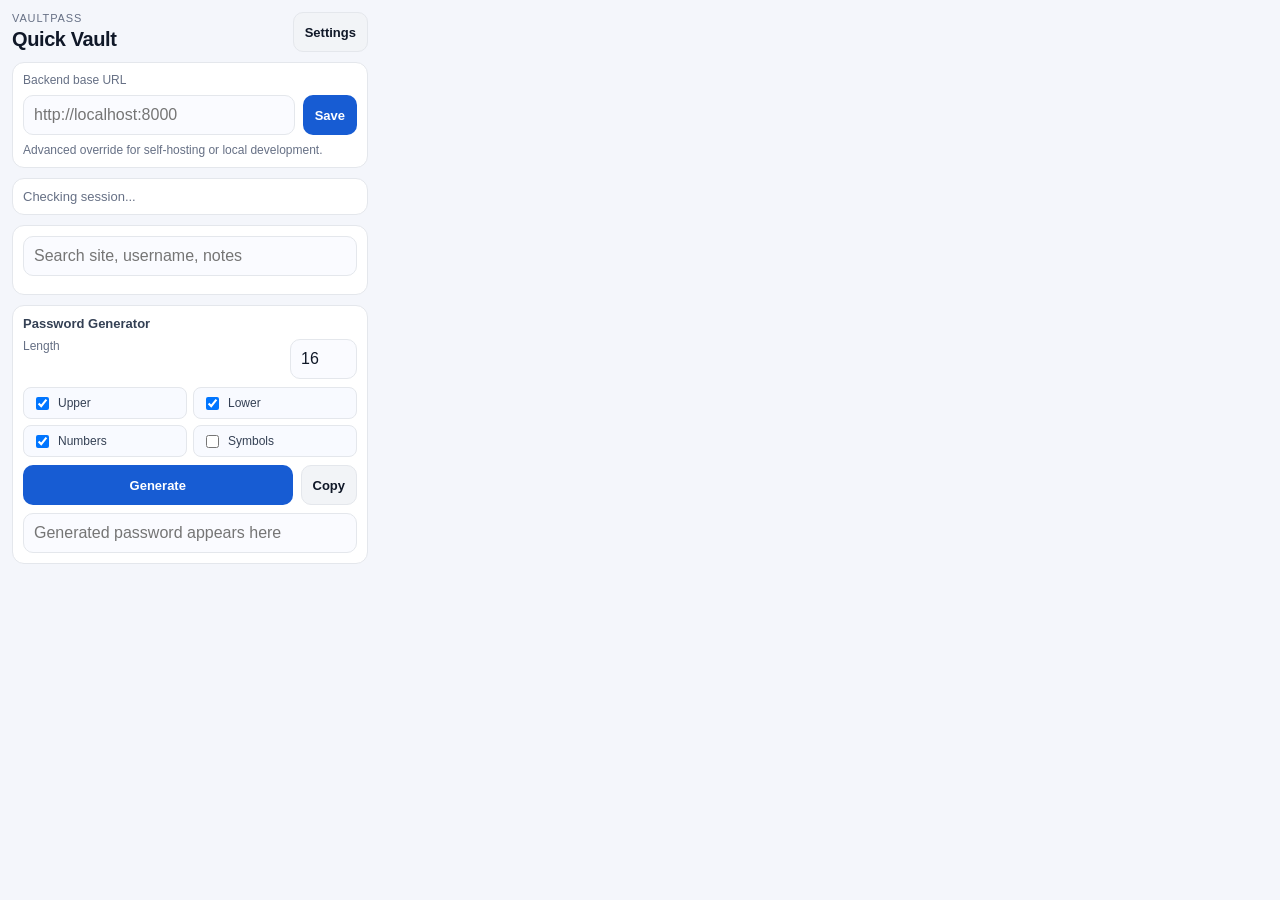
<file: extension/popup/popup.html>
<!DOCTYPE html>
<html lang="en">
<head>
  <meta charset="UTF-8">
  <meta name="viewport" content="width=device-width, initial-scale=1.0">
  <title>VaultPass Extension</title>
  <link rel="stylesheet" href="popup.css">
</head>
<body>
  <main class="shell">
    <header class="head">
      <div>
        <p class="eyebrow">VaultPass</p>
        <h1>Quick Vault</h1>
      </div>
      <button id="settingsToggle" class="btn ghost" type="button">Settings</button>
    </header>

    <section id="settingsPanel" class="card" hidden>
      <label for="baseUrlInput">Backend base URL</label>
      <div class="row">
        <input id="baseUrlInput" type="url" placeholder="http://localhost:8000">
        <button id="saveBaseUrlBtn" class="btn" type="button">Save</button>
      </div>
      <p class="hint">Advanced override for self-hosting or local development.</p>
    </section>

    <section id="authPanel" class="card auth-card">
      <p id="authStatus" class="muted">Checking session...</p>
      <button id="openLoginBtn" class="btn" type="button" hidden>Open Login</button>
      <button id="openFixturesBtn" class="btn ghost" type="button" hidden>Open Fixtures</button>
      <button id="refreshBtn" class="btn ghost" type="button" hidden>Refresh</button>
    </section>

    <section id="vaultPanel" class="card" hidden>
      <input id="searchInput" type="search" placeholder="Search site, username, notes">
      <div id="vaultList" class="vault-list"></div>
      <p id="emptyState" class="muted" hidden>No entries match your search.</p>
    </section>

    <section id="generatorPanel" class="card">
      <h2 class="panel-title">Password Generator</h2>
      <div class="row">
        <label for="genLength">Length</label>
        <input id="genLength" type="number" min="8" max="64" value="16">
      </div>
      <div class="checks">
        <label><input id="genUpper" type="checkbox" checked>Upper</label>
        <label><input id="genLower" type="checkbox" checked>Lower</label>
        <label><input id="genNumbers" type="checkbox" checked>Numbers</label>
        <label><input id="genSymbols" type="checkbox">Symbols</label>
      </div>
      <div class="row">
        <button id="runGenerateBtn" class="btn" type="button">Generate</button>
        <button id="copyGeneratedBtn" class="btn ghost" type="button">Copy</button>
      </div>
      <input id="generatedPassword" type="text" readonly placeholder="Generated password appears here">
    </section>

    <p id="errorText" class="error" role="alert" aria-live="polite"></p>
  </main>
  <script type="module" src="popup.js"></script>
</body>
</html>
</file>
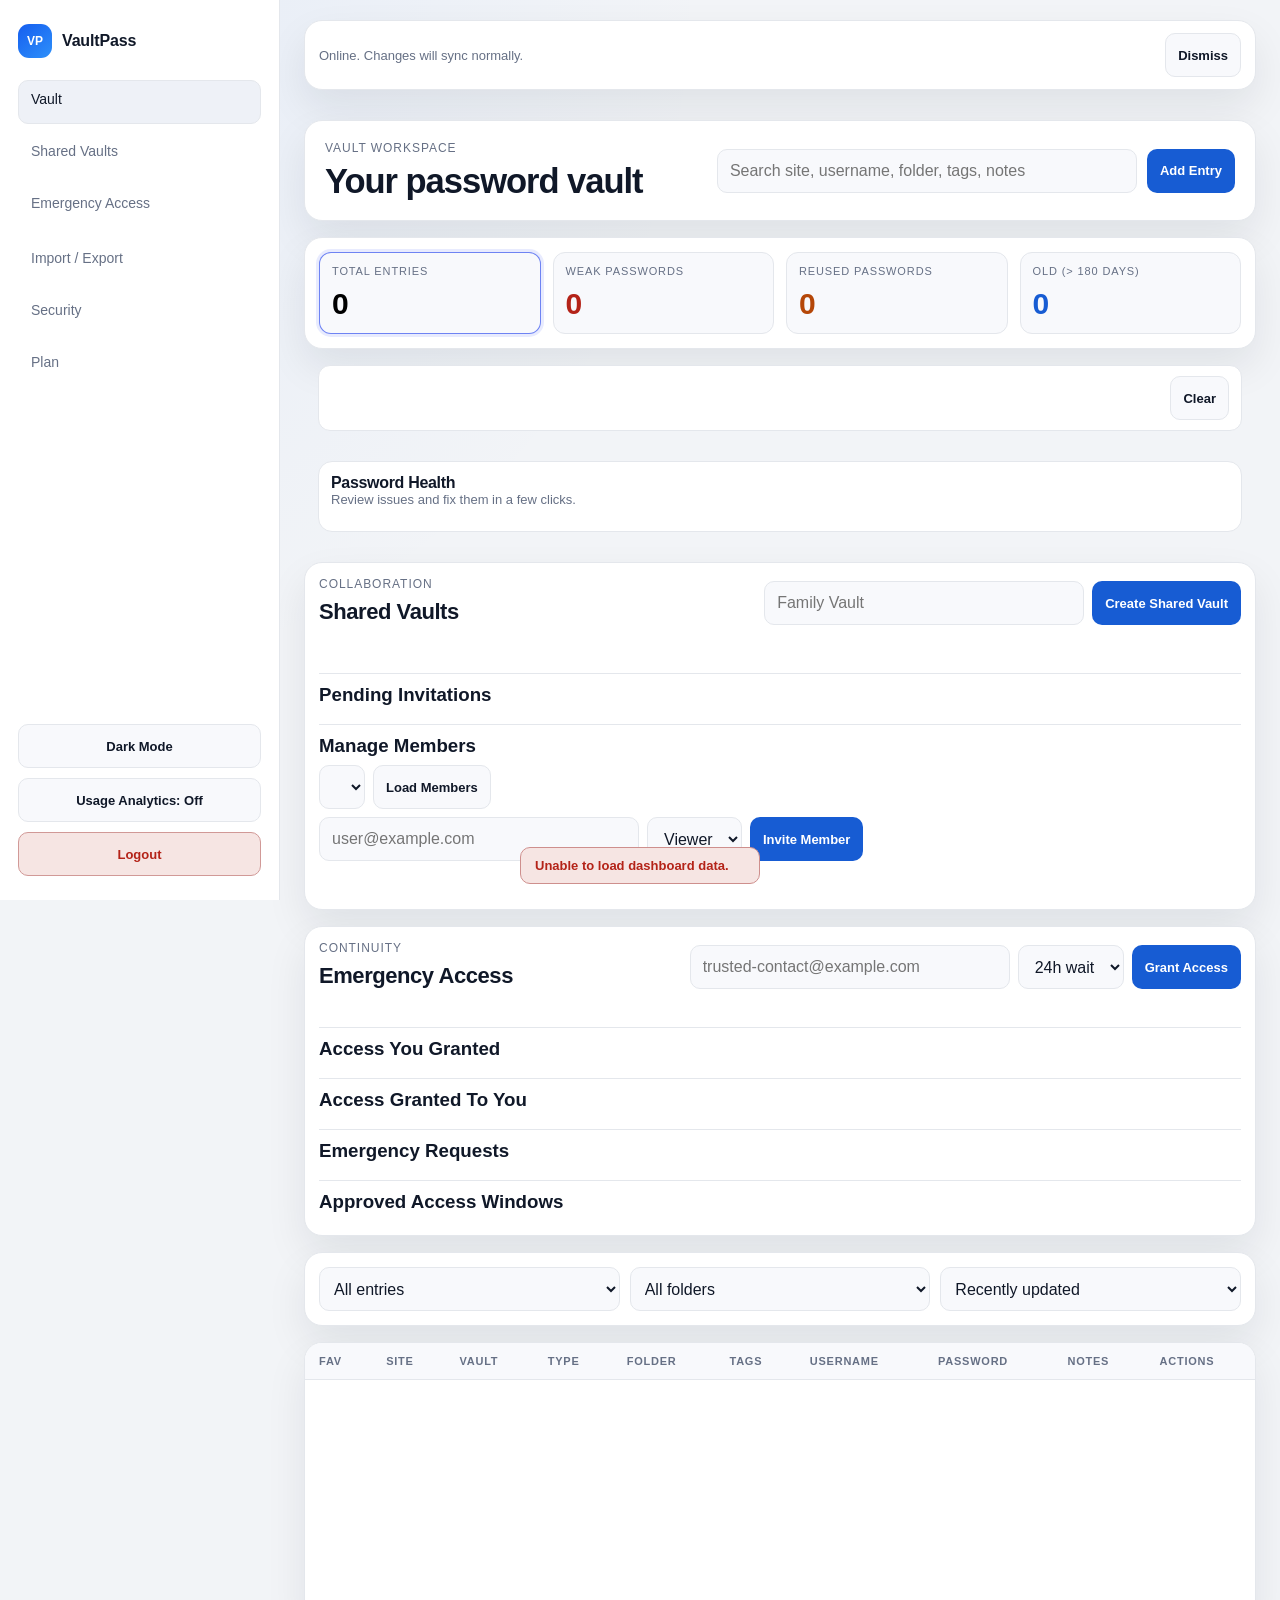
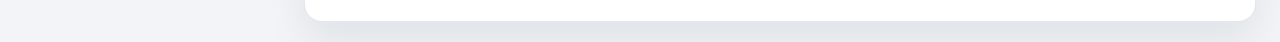
<file: public/dashboard/dashboard.html>
<!DOCTYPE html>
<html lang="en">
<head>
  <meta charset="UTF-8">
  <meta name="viewport" content="width=device-width, initial-scale=1.0">
  <title>VaultPass Dashboard</title>
  <meta name="theme-color" content="#0071e3">
  <link rel="manifest" href="/manifest.webmanifest">
  <link rel="stylesheet" href="dashboard.css">
</head>
<body>
  <a class="skip-link" href="#mainContent">Skip to main content</a>
  <div class="app-layout">
    <aside class="sidebar">
      <a class="brand" href="/">
        <span class="brand-mark">VP</span>
        <span class="brand-text">VaultPass</span>
      </a>
      <nav class="sidebar-nav" aria-label="Dashboard sections">
        <a href="#mainContent" class="nav-item is-active">Vault</a>
        <a href="#sharedVaultsPanel" class="nav-item">Shared Vaults</a>
        <a href="#emergencyAccessPanel" class="nav-item">Emergency Access</a>
        <button type="button" id="backupBtn" class="nav-item">Import / Export</button>
        <button type="button" id="securityBtn" class="nav-item">Security</button>
        <button type="button" id="billingBtn" class="nav-item">Plan</button>
      </nav>
      <div class="sidebar-footer">
        <button id="themeToggle" class="btn btn-ghost">Dark Mode</button>
        <button id="analyticsToggle" class="btn btn-ghost">Usage Analytics: Off</button>
        <button id="logoutBtn" class="btn btn-ghost danger">Logout</button>
      </div>
    </aside>

    <main id="mainContent" class="dashboard-shell">
      <section id="networkBanner" class="network-banner" hidden role="status" aria-live="polite">
        <p id="networkBannerText" class="network-banner-text"></p>
        <button type="button" id="networkBannerDismissBtn" class="btn btn-ghost">Dismiss</button>
      </section>
      <section class="headline-panel">
        <div>
          <p class="eyebrow">Vault workspace</p>
          <h1 id="welcomeText">Your password vault</h1>
        </div>
        <div class="header-actions">
          <input id="searchInput" type="search" placeholder="Search site, username, folder, tags, notes" aria-label="Search passwords">
          <button id="addItemBtn" class="btn btn-primary">Add Entry</button>
        </div>
      </section>

      <section id="healthPanel" class="health-panel" aria-label="Vault health overview">
        <button type="button" class="health-card" data-health-filter="all" aria-pressed="true">
          <p class="health-label">Total entries</p>
          <p id="healthTotal" class="health-value">0</p>
        </button>
        <button type="button" class="health-card" data-health-filter="weak" aria-pressed="false">
          <p class="health-label">Weak passwords</p>
          <p id="healthWeak" class="health-value is-weak">0</p>
        </button>
        <button type="button" class="health-card" data-health-filter="reused" aria-pressed="false">
          <p class="health-label">Reused passwords</p>
          <p id="healthReused" class="health-value is-warning">0</p>
        </button>
        <button type="button" class="health-card" data-health-filter="old" aria-pressed="false">
          <p class="health-label">Old (&gt; 180 days)</p>
          <p id="healthOld" class="health-value is-old">0</p>
        </button>
      </section>
      <section id="healthFilterBanner" class="health-filter-banner" hidden aria-live="polite">
        <p id="healthFilterText" class="health-filter-text"></p>
        <button type="button" id="healthFilterClearBtn" class="btn btn-ghost">Clear</button>
      </section>
      <section id="healthInsights" class="health-insights" hidden aria-label="Health remediation suggestions">
        <div class="health-insights-head">
          <h2>Password Health</h2>
          <p class="health-filter-text">Review issues and fix them in a few clicks.</p>
        </div>
        <div id="healthInsightsBody" class="health-insights-body"></div>
      </section>

      <section id="sharedVaultsPanel" class="shared-vaults-panel" aria-label="Shared vaults">
        <div class="shared-vaults-header">
          <div>
            <p class="eyebrow">Collaboration</p>
            <h2>Shared Vaults</h2>
          </div>
          <form id="sharedVaultForm" class="shared-vaults-form">
            <label for="sharedVaultNameInput" class="sr-only">Shared vault name</label>
            <input id="sharedVaultNameInput" type="text" maxlength="120" placeholder="Family Vault">
            <button type="submit" id="createSharedVaultBtn" class="btn btn-primary">Create Shared Vault</button>
          </form>
        </div>
        <p id="sharedVaultError" class="form-error" role="alert" aria-live="assertive"></p>
        <p id="sharedVaultEmpty" class="empty-state">No shared vaults yet.</p>
        <div id="sharedVaultList" class="shared-vaults-list"></div>

        <section class="shared-vault-subpanel">
          <h3>Pending Invitations</h3>
          <p id="sharedInviteEmpty" class="empty-state">No pending shared-vault invitations.</p>
          <div id="sharedInviteList" class="shared-vaults-list"></div>
        </section>

        <section class="shared-vault-subpanel">
          <h3>Manage Members</h3>
          <div class="shared-vault-manage-controls">
            <label for="sharedVaultManageSelect" class="sr-only">Select shared vault</label>
            <select id="sharedVaultManageSelect"></select>
            <button type="button" id="loadSharedMembersBtn" class="btn btn-ghost">Load Members</button>
          </div>
          <form id="sharedInviteForm" class="shared-vaults-form">
            <label for="sharedInviteEmailInput" class="sr-only">Invite email</label>
            <input id="sharedInviteEmailInput" type="email" placeholder="user@example.com">
            <label for="sharedInviteRoleSelect" class="sr-only">Invite role</label>
            <select id="sharedInviteRoleSelect">
              <option value="viewer">Viewer</option>
              <option value="editor">Editor</option>
            </select>
            <button type="submit" class="btn btn-primary">Invite Member</button>
          </form>
          <p id="sharedMemberError" class="form-error" role="alert" aria-live="assertive"></p>
          <p id="sharedMemberEmpty" class="empty-state">Load a shared vault to view members.</p>
          <div id="sharedMemberList" class="shared-vaults-list"></div>
        </section>
      </section>

      <section id="emergencyAccessPanel" class="shared-vaults-panel" aria-label="Emergency access">
        <div class="shared-vaults-header">
          <div>
            <p class="eyebrow">Continuity</p>
            <h2>Emergency Access</h2>
          </div>
          <form id="emergencyGrantForm" class="shared-vaults-form">
            <label for="emergencyGrantEmailInput" class="sr-only">Emergency contact email</label>
            <input id="emergencyGrantEmailInput" type="email" placeholder="trusted-contact@example.com">
            <label for="emergencyWaitHoursInput" class="sr-only">Wait period hours</label>
            <select id="emergencyWaitHoursInput">
              <option value="24">24h wait</option>
              <option value="48">48h wait</option>
              <option value="72">72h wait</option>
              <option value="168">7d wait</option>
            </select>
            <button type="submit" class="btn btn-primary">Grant Access</button>
          </form>
        </div>
        <p id="emergencyError" class="form-error" role="alert" aria-live="assertive"></p>

        <section class="shared-vault-subpanel">
          <h3>Access You Granted</h3>
          <p id="emergencyGivenEmpty" class="empty-state">No emergency access grants configured.</p>
          <div id="emergencyGivenList" class="shared-vaults-list"></div>
        </section>

        <section class="shared-vault-subpanel">
          <h3>Access Granted To You</h3>
          <p id="emergencyReceivedEmpty" class="empty-state">No emergency access grants available to request.</p>
          <div id="emergencyReceivedList" class="shared-vaults-list"></div>
        </section>

        <section class="shared-vault-subpanel">
          <h3>Emergency Requests</h3>
          <p id="emergencyRequestsEmpty" class="empty-state">No emergency access requests.</p>
          <div id="emergencyRequestsList" class="shared-vaults-list"></div>
        </section>

        <section class="shared-vault-subpanel">
          <h3>Approved Access Windows</h3>
          <p id="emergencyApprovedEmpty" class="empty-state">No active approved access windows.</p>
          <div id="emergencyApprovedList" class="shared-vaults-list"></div>
        </section>
      </section>

      <section class="filters-panel" aria-label="Vault filters">
        <label for="favoriteFilter" class="sr-only">Favorite filter</label>
        <select id="favoriteFilter">
          <option value="all">All entries</option>
          <option value="favorites">Favorites only</option>
          <option value="non-favorites">Non-favorites only</option>
        </select>
        <label for="folderFilter" class="sr-only">Folder filter</label>
        <select id="folderFilter">
          <option value="all">All folders</option>
        </select>
        <label for="sortFilter" class="sr-only">Sort by</label>
        <select id="sortFilter">
          <option value="updated_desc">Recently updated</option>
          <option value="created_desc">Recently created</option>
          <option value="site_asc">Site (A-Z)</option>
          <option value="site_desc">Site (Z-A)</option>
        </select>
      </section>

      <section class="table-card">
        <table>
          <caption class="sr-only">Saved vault credentials</caption>
          <thead>
            <tr>
              <th scope="col">Fav</th>
              <th scope="col">Site</th>
              <th scope="col">Vault</th>
              <th scope="col">Type</th>
              <th scope="col">Folder</th>
              <th scope="col">Tags</th>
              <th scope="col">Username</th>
              <th scope="col">Password</th>
              <th scope="col">Notes</th>
              <th scope="col">Actions</th>
            </tr>
          </thead>
          <tbody id="vaultTableBody"></tbody>
        </table>
        <div id="vaultCards" class="vault-cards"></div>
        <p id="emptyState" class="empty-state" role="status" aria-live="polite">No saved passwords yet. Add your first credential to get started.</p>
      </section>
    </main>
  </div>

  <dialog id="vaultModal" class="vault-modal" aria-labelledby="modalTitle">
    <form id="vaultForm" method="dialog">
      <h2 id="modalTitle">Add Entry</h2>
      <input type="hidden" id="vaultId">

      <label for="siteInput">Site</label>
      <input type="text" id="siteInput" placeholder="example.com" required>

      <label for="sharedVaultItemInput">Target Vault</label>
      <select id="sharedVaultItemInput">
        <option value="0">Personal Vault</option>
      </select>

      <label for="itemTypeInput">Entry Type</label>
      <select id="itemTypeInput">
        <option value="login">Login</option>
        <option value="secure_note">Secure Note</option>
        <option value="identity">Identity</option>
        <option value="payment_card">Payment Card</option>
      </select>

      <div id="usernameFieldGroup">
        <label for="usernameInput">Username</label>
        <input type="text" id="usernameInput" placeholder="name@company.com">
      </div>

      <div id="passwordFieldGroup">
        <label for="passwordInput">Password</label>
        <input type="text" id="passwordInput" placeholder="Enter password">
        <div class="password-health" aria-live="polite">
          <div class="strength-line">
            <span id="passwordStrengthLabel">Strength: —</span>
            <button type="button" id="generatePasswordBtn" class="action-neutral">Generate</button>
          </div>
          <div class="strength-meter" aria-hidden="true">
            <span id="passwordStrengthFill"></span>
          </div>
        </div>
      </div>
      <details id="generatorPanel" class="generator-panel">
        <summary>Password generator options</summary>
        <div class="generator-grid">
          <label for="generatorLength">Length</label>
          <input type="range" id="generatorLength" min="8" max="48" value="16">
          <span id="generatorLengthValue">16</span>
          <label class="generator-option"><input type="checkbox" id="generatorUpper" checked> Uppercase (A-Z)</label>
          <label class="generator-option"><input type="checkbox" id="generatorLower" checked> Lowercase (a-z)</label>
          <label class="generator-option"><input type="checkbox" id="generatorNumbers" checked> Numbers (0-9)</label>
          <label class="generator-option"><input type="checkbox" id="generatorSymbols" checked> Symbols (!@#)</label>
        </div>
      </details>

      <section id="identityFieldGroup" class="structured-field-group" hidden aria-label="Identity fields">
        <h3>Identity Details</h3>
        <div class="structured-grid">
          <label for="identityFullName">Full name</label>
          <input type="text" id="identityFullName" autocomplete="name">

          <label for="identityEmail">Email</label>
          <input type="email" id="identityEmail" autocomplete="email">

          <label for="identityPhone">Phone</label>
          <input type="tel" id="identityPhone" autocomplete="tel">

          <label for="identityCompany">Company</label>
          <input type="text" id="identityCompany" autocomplete="organization">

          <label for="identityAddress1">Address line 1</label>
          <input type="text" id="identityAddress1" autocomplete="address-line1">

          <label for="identityAddress2">Address line 2</label>
          <input type="text" id="identityAddress2" autocomplete="address-line2">

          <label for="identityCity">City</label>
          <input type="text" id="identityCity" autocomplete="address-level2">

          <label for="identityState">State/Region</label>
          <input type="text" id="identityState" autocomplete="address-level1">

          <label for="identityZip">ZIP/Postal</label>
          <input type="text" id="identityZip" autocomplete="postal-code">

          <label for="identityCountry">Country</label>
          <input type="text" id="identityCountry" autocomplete="country-name">
        </div>
        <p class="structured-help">Use Copy buttons in the vault list to paste into web forms.</p>
      </section>

      <section id="paymentFieldGroup" class="structured-field-group" hidden aria-label="Payment card fields">
        <h3>Payment Card</h3>
        <div class="structured-grid">
          <label for="paymentCardholder">Cardholder name</label>
          <input type="text" id="paymentCardholder" autocomplete="cc-name">

          <label for="paymentNumber">Card number</label>
          <input type="text" id="paymentNumber" inputmode="numeric" autocomplete="cc-number">

          <label for="paymentExpMonth">Exp month (MM)</label>
          <input type="text" id="paymentExpMonth" inputmode="numeric" autocomplete="cc-exp-month">

          <label for="paymentExpYear">Exp year (YYYY)</label>
          <input type="text" id="paymentExpYear" inputmode="numeric" autocomplete="cc-exp-year">

          <label for="paymentCvc">CVC</label>
          <input type="text" id="paymentCvc" inputmode="numeric" autocomplete="cc-csc">

          <label for="paymentZip">Billing ZIP/Postal</label>
          <input type="text" id="paymentZip" autocomplete="postal-code">
        </div>
        <p class="structured-help">CVC storage may not be accepted by all issuers. Use at your own risk.</p>
      </section>

      <div id="notesFieldGroup">
        <label for="notesInput">Notes</label>
        <textarea id="notesInput" rows="3" placeholder="Optional notes"></textarea>
      </div>

      <label for="folderInput">Folder</label>
      <input type="text" id="folderInput" placeholder="Personal, Work, Finance">

      <label for="tagsInput">Tags (comma-separated)</label>
      <input type="text" id="tagsInput" placeholder="banking, critical, shared">

      <label class="favorite-toggle-input" for="favoriteInput">
        <input type="checkbox" id="favoriteInput">
        Mark as favorite
      </label>

      <p id="modalError" class="form-error" role="alert" aria-live="assertive"></p>

      <menu>
        <button type="button" id="cancelBtn" class="btn btn-ghost">Cancel</button>
        <button type="submit" id="saveBtn" class="btn btn-primary">Save</button>
      </menu>
    </form>
  </dialog>

  <dialog id="historyModal" class="vault-modal history-modal" aria-labelledby="historyTitle">
    <form id="historyForm" method="dialog">
      <h2 id="historyTitle">Password History</h2>
      <p id="historyItemLabel" class="history-item-label"></p>
      <p id="historyError" class="form-error" role="alert" aria-live="assertive"></p>
      <div id="historyList" class="history-list"></div>
      <menu>
        <button type="button" id="historyCloseBtn" class="btn btn-ghost">Close</button>
      </menu>
    </form>
  </dialog>

  <dialog id="sessionsModal" class="vault-modal sessions-modal" aria-labelledby="sessionsTitle">
    <form id="sessionsForm" method="dialog">
      <h2 id="sessionsTitle">Active Sessions</h2>
      <p class="history-item-label">Review your logged-in devices and revoke any session you do not trust.</p>
      <p id="sessionPolicyText" class="session-entry-meta">Session timeout policy: loading…</p>
      <p id="sessionsError" class="form-error" role="alert" aria-live="assertive"></p>

      <section class="twofa-panel">
        <div class="twofa-header">
          <div>
            <p class="session-entry-title">Two-factor authentication (2FA)</p>
            <p id="twofaStatusText" class="session-entry-meta">Checking status...</p>
          </div>
          <div class="twofa-actions">
            <button type="button" id="twofaSetupBtn" class="btn btn-primary">Enable 2FA</button>
            <button type="button" id="twofaDisableBtn" class="btn btn-ghost">Disable 2FA</button>
          </div>
        </div>
        <div id="twofaSetupPanel" class="twofa-setup-panel" hidden>
          <p class="session-entry-meta">Add this secret to your authenticator app:</p>
          <code id="twofaSecret" class="twofa-secret"></code>
          <p class="session-entry-meta">Or use this setup URI:</p>
          <textarea id="twofaUri" rows="2" readonly></textarea>
          <p class="session-entry-meta">Recovery codes (save these now):</p>
          <div id="twofaRecoveryCodes" class="twofa-recovery-codes"></div>
          <label for="twofaVerifyCode">Enter 6-digit code to finish setup</label>
          <input type="text" id="twofaVerifyCode" inputmode="numeric" autocomplete="one-time-code" placeholder="123456">
          <button type="button" id="twofaConfirmEnableBtn" class="btn btn-primary">Confirm Enable 2FA</button>
        </div>
      </section>

      <section class="offline-cache-panel">
        <div class="twofa-header">
          <div>
            <p class="session-entry-title">Offline encrypted cache (PWA)</p>
            <p id="offlineCacheStatus" class="session-entry-meta">Disabled.</p>
          </div>
          <div class="twofa-actions">
            <label class="toggle-row" for="offlineCacheToggle">
              <input type="checkbox" id="offlineCacheToggle">
              Enable
            </label>
            <button type="button" id="offlineCacheClearBtn" class="btn btn-ghost">Clear</button>
          </div>
        </div>
        <p class="session-entry-meta">Stores only client-encrypted vault data on this device (requires zero-knowledge mode + passphrase). Vault API responses are still not cached by the service worker.</p>
      </section>

      <section class="offline-cache-panel">
        <div class="twofa-header">
          <div>
            <p class="session-entry-title">Push notifications (PWA)</p>
            <p id="pushStatusText" class="session-entry-meta">Disabled.</p>
          </div>
          <div class="twofa-actions">
            <label class="toggle-row" for="pushToggle">
              <input type="checkbox" id="pushToggle">
              Enable
            </label>
            <button type="button" id="pushTestHintBtn" class="btn btn-ghost">How it works</button>
          </div>
        </div>
        <p class="session-entry-meta">Receive security-event alerts on this device (requires HTTPS and browser support). Delivery integration is scaffolded but may be disabled in this deployment.</p>
      </section>

      <div id="sessionsList" class="sessions-list"></div>
      <section class="events-panel">
        <div class="events-header">
          <h3>Recent Security Events</h3>
          <button type="button" id="refreshEventsBtn" class="btn btn-ghost">Refresh</button>
        </div>
        <div id="securityEventsList" class="events-list"></div>
      </section>
      <menu>
        <button type="button" id="sessionsCloseBtn" class="btn btn-ghost">Close</button>
        <button type="button" id="revokeOthersBtn" class="btn btn-primary">Revoke Other Sessions</button>
      </menu>
    </form>
  </dialog>

  <dialog id="backupModal" class="vault-modal backup-modal" aria-labelledby="backupTitle">
    <form id="backupForm" method="dialog">
      <h2 id="backupTitle">Import / Export</h2>
      <p class="history-item-label">Create encrypted backups and import CSV or encrypted backup files.</p>
      <p id="backupError" class="form-error" role="alert" aria-live="assertive"></p>

      <section class="backup-block">
        <h3>Encrypted Export</h3>
        <label for="exportPassphrase">Passphrase (min 10 chars)</label>
        <input type="password" id="exportPassphrase" placeholder="Create export passphrase">
        <button type="button" id="runExportBtn" class="btn btn-primary">Generate Backup</button>
        <textarea id="exportOutput" rows="4" readonly placeholder="Backup JSON will appear here"></textarea>
      </section>

      <section class="backup-block">
        <h3>Encrypted Import</h3>
        <label for="importPassphrase">Passphrase</label>
        <input type="password" id="importPassphrase" placeholder="Enter backup passphrase">
        <label for="backupJsonInput">Backup JSON</label>
        <textarea id="backupJsonInput" rows="4" placeholder='Paste exported JSON object'></textarea>
        <button type="button" id="runImportBackupBtn" class="btn btn-primary">Import Backup</button>
      </section>

      <section class="backup-block">
        <h3>CSV Import</h3>
        <label for="csvInput">CSV Content</label>
        <textarea id="csvInput" rows="5" placeholder="site,username,password,notes"></textarea>
        <div class="csv-mapping">
          <label for="csvMapSite">Site column</label>
          <select id="csvMapSite"></select>
          <label for="csvMapUsername">Username column</label>
          <select id="csvMapUsername"></select>
          <label for="csvMapPassword">Password column</label>
          <select id="csvMapPassword"></select>
          <label for="csvMapNotes">Notes column (optional)</label>
          <select id="csvMapNotes"></select>
        </div>
        <div class="csv-actions">
          <select id="csvImportMode">
            <option value="append">Append</option>
            <option value="replace">Replace existing vault</option>
          </select>
          <button type="button" id="runImportCsvBtn" class="btn btn-primary">Import CSV</button>
        </div>
      </section>

      <menu>
        <button type="button" id="backupCloseBtn" class="btn btn-ghost">Close</button>
      </menu>
    </form>
  </dialog>

  <dialog id="billingModal" class="vault-modal backup-modal" aria-labelledby="billingTitle">
    <form id="billingForm" method="dialog">
      <h2 id="billingTitle">Plan</h2>
      <p class="history-item-label">Manage your VaultPass plan.</p>
      <p id="billingError" class="form-error" role="alert" aria-live="assertive"></p>

      <section class="backup-block">
        <h3>Current plan</h3>
        <p id="billingStatusText" class="session-entry-meta">Loading…</p>
      </section>

      <section class="backup-block">
        <h3>Upgrade</h3>
        <p class="session-entry-meta">Billing may be disabled in this deployment until Stripe is configured.</p>
        <div class="csv-actions">
          <button type="button" id="upgradePlusBtn" class="btn btn-primary">Upgrade to Plus</button>
          <button type="button" id="upgradeFamilyBtn" class="btn btn-ghost">Upgrade to Family</button>
        </div>
      </section>

      <menu>
        <button type="button" id="billingCloseBtn" class="btn btn-ghost">Close</button>
      </menu>
    </form>
  </dialog>

  <dialog id="emergencySnapshotModal" class="vault-modal" aria-labelledby="emergencySnapshotTitle">
    <form method="dialog">
      <h2 id="emergencySnapshotTitle">Emergency Snapshot</h2>
      <p id="emergencySnapshotMeta" class="history-item-label"></p>
      <p id="emergencySnapshotError" class="form-error" role="alert" aria-live="assertive"></p>
      <div id="emergencySnapshotList" class="history-list"></div>
      <menu>
        <button type="button" id="emergencySnapshotCloseBtn" class="btn btn-ghost">Close</button>
      </menu>
    </form>
  </dialog>

  <div id="toastRegion" class="toast-region" aria-live="polite" aria-atomic="true"></div>

  <script src="../script/api.js"></script>
  <script src="dashboard.js"></script>
  <script src="../script/pwa-init.js"></script>
</body>
</html>
</file>
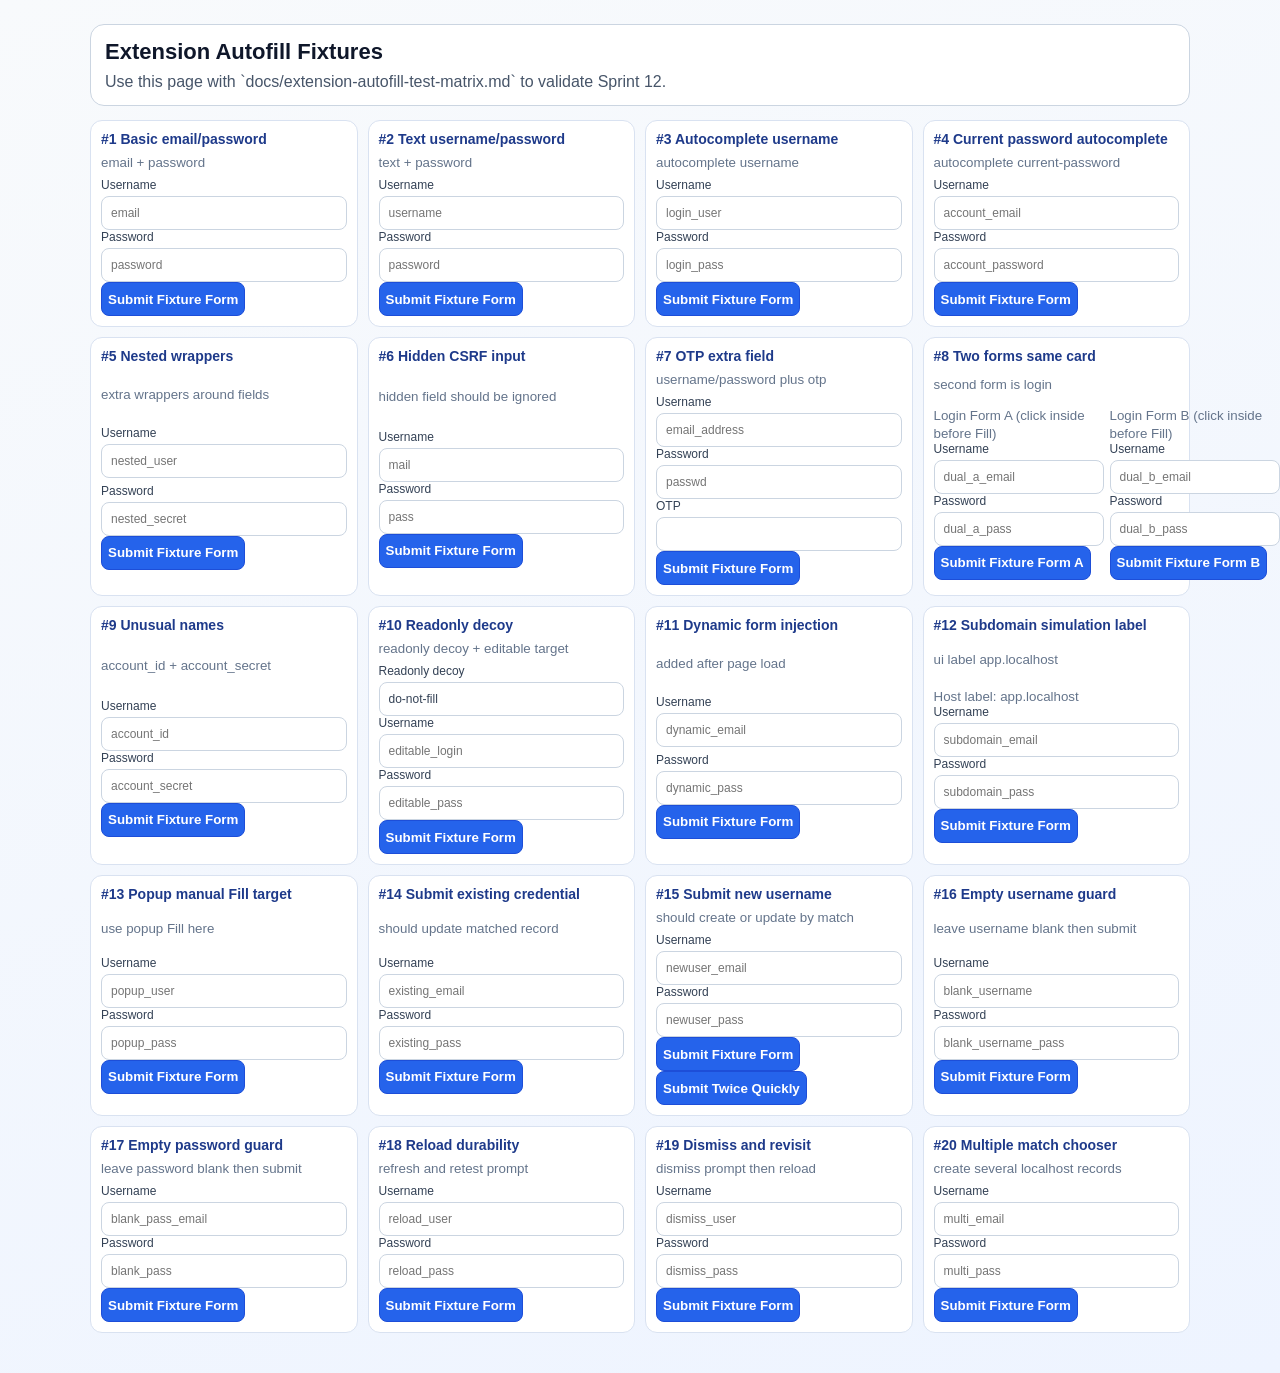
<file: public/pages/extension-fixtures.html>
<!DOCTYPE html>
<html lang="en">
<head>
  <meta charset="UTF-8">
  <meta name="viewport" content="width=device-width, initial-scale=1.0">
  <title>VaultPass Extension Fixtures</title>
  <style>
    * { box-sizing: border-box; }
    body {
      margin: 0;
      font-family: "Segoe UI", Arial, sans-serif;
      background: linear-gradient(160deg, #f8fafc 0%, #eef4ff 100%);
      color: #0f172a;
    }
    main {
      width: min(1100px, 94vw);
      margin: 24px auto 40px;
      display: grid;
      gap: 14px;
    }
    .head {
      border: 1px solid #cbd5e1;
      border-radius: 14px;
      background: #ffffff;
      padding: 14px;
    }
    .head h1 { margin: 0 0 8px; font-size: 22px; }
    .head p { margin: 0; color: #475569; }
    .grid {
      display: grid;
      gap: 10px;
      grid-template-columns: repeat(auto-fit, minmax(260px, 1fr));
    }
    .card {
      border: 1px solid #d9e2f1;
      border-radius: 12px;
      background: #ffffff;
      padding: 10px;
      display: grid;
      gap: 8px;
    }
    .card h2 {
      margin: 0;
      font-size: 14px;
      color: #1e3a8a;
    }
    .card small { color: #64748b; }
    .stack { display: grid; gap: 6px; }
    label { display: grid; gap: 4px; font-size: 12px; color: #334155; }
    input {
      min-height: 34px;
      border: 1px solid #cbd5e1;
      border-radius: 8px;
      padding: 7px 9px;
      font: inherit;
      color: inherit;
      background: #fff;
    }
    button {
      min-height: 34px;
      border: 1px solid #1d4ed8;
      border-radius: 8px;
      background: #2563eb;
      color: #fff;
      font-weight: 600;
      cursor: pointer;
    }
    .inline { display: grid; gap: 6px; grid-template-columns: 1fr 1fr; }
    @media (max-width: 600px) {
      .inline { grid-template-columns: 1fr; }
    }
  </style>
</head>
<body>
  <main>
    <section class="head">
      <h1>Extension Autofill Fixtures</h1>
      <p>Use this page with `docs/extension-autofill-test-matrix.md` to validate Sprint 12.</p>
    </section>

    <section class="grid" id="fixtures"></section>
  </main>

  <template id="fixtureTemplate">
    <article class="card">
      <h2></h2>
      <small></small>
      <form novalidate></form>
    </article>
  </template>

  <script>
    const fixtures = [
      { id: 1, title: 'Basic email/password', note: 'email + password', user: { type: 'email', name: 'email' }, pass: { name: 'password' } },
      { id: 2, title: 'Text username/password', note: 'text + password', user: { type: 'text', name: 'username' }, pass: { name: 'password' } },
      { id: 3, title: 'Autocomplete username', note: 'autocomplete username', user: { type: 'text', name: 'login_user', autocomplete: 'username' }, pass: { name: 'login_pass' } },
      { id: 4, title: 'Current password autocomplete', note: 'autocomplete current-password', user: { type: 'email', name: 'account_email' }, pass: { name: 'account_password', autocomplete: 'current-password' } },
      { id: 5, title: 'Nested wrappers', note: 'extra wrappers around fields', user: { type: 'text', name: 'nested_user' }, pass: { name: 'nested_secret' }, nested: true },
      { id: 6, title: 'Hidden CSRF input', note: 'hidden field should be ignored', user: { type: 'email', name: 'mail' }, pass: { name: 'pass' }, hiddenCsrf: true },
      { id: 7, title: 'OTP extra field', note: 'username/password plus otp', user: { type: 'email', name: 'email_address' }, pass: { name: 'passwd' }, otp: true },
      { id: 8, title: 'Two forms same card', note: 'second form is login', dual: true },
      { id: 9, title: 'Unusual names', note: 'account_id + account_secret', user: { type: 'text', name: 'account_id' }, pass: { name: 'account_secret' } },
      { id: 10, title: 'Readonly decoy', note: 'readonly decoy + editable target', user: { type: 'text', name: 'editable_login' }, pass: { name: 'editable_pass' }, decoy: true },
      { id: 11, title: 'Dynamic form injection', note: 'added after page load', dynamic: true },
      { id: 12, title: 'Subdomain simulation label', note: 'ui label app.localhost', user: { type: 'email', name: 'subdomain_email' }, pass: { name: 'subdomain_pass' }, badge: 'app.localhost' },
      { id: 13, title: 'Popup manual Fill target', note: 'use popup Fill here', user: { type: 'text', name: 'popup_user' }, pass: { name: 'popup_pass' } },
      { id: 14, title: 'Submit existing credential', note: 'should update matched record', user: { type: 'email', name: 'existing_email' }, pass: { name: 'existing_pass' } },
      { id: 15, title: 'Submit new username', note: 'should create or update by match', user: { type: 'email', name: 'newuser_email' }, pass: { name: 'newuser_pass' }, duplicateSubmit: true },
      { id: 16, title: 'Empty username guard', note: 'leave username blank then submit', user: { type: 'text', name: 'blank_username' }, pass: { name: 'blank_username_pass' } },
      { id: 17, title: 'Empty password guard', note: 'leave password blank then submit', user: { type: 'email', name: 'blank_pass_email' }, pass: { name: 'blank_pass' } },
      { id: 18, title: 'Reload durability', note: 'refresh and retest prompt', user: { type: 'text', name: 'reload_user' }, pass: { name: 'reload_pass' } },
      { id: 19, title: 'Dismiss and revisit', note: 'dismiss prompt then reload', user: { type: 'text', name: 'dismiss_user' }, pass: { name: 'dismiss_pass' } },
      { id: 20, title: 'Multiple match chooser', note: 'create several localhost records', user: { type: 'email', name: 'multi_email' }, pass: { name: 'multi_pass' } },
    ];

    function buildInput({ type = 'text', name = '', autocomplete = '' }) {
      const input = document.createElement('input');
      input.type = type;
      input.name = name;
      input.autocomplete = autocomplete;
      input.placeholder = name || type;
      return input;
    }

    function formShell() {
      const box = document.createElement('div');
      box.className = 'stack';
      return box;
    }

    function appendLoginFields(container, spec) {
      const userLabel = document.createElement('label');
      userLabel.textContent = 'Username';
      userLabel.append(buildInput(spec.user || {}));

      const passLabel = document.createElement('label');
      passLabel.textContent = 'Password';
      const pass = buildInput({ type: 'password', ...(spec.pass || {}) });
      passLabel.append(pass);

      container.append(userLabel, passLabel);
    }

    function attachSubmitLogging(form, spec, label = '') {
      const submit = document.createElement('button');
      submit.type = 'submit';
      submit.textContent = label ? `Submit ${label}` : 'Submit Fixture Form';
      form.append(submit);

      if (spec.duplicateSubmit) {
        const submitTwice = document.createElement('button');
        submitTwice.type = 'button';
        submitTwice.textContent = 'Submit Twice Quickly';
        submitTwice.addEventListener('click', () => {
          form.requestSubmit();
          setTimeout(() => form.requestSubmit(), 40);
        });
        form.append(submitTwice);
      }

      form.addEventListener('submit', (event) => {
        event.preventDefault();
        const data = new FormData(form);
        const out = Object.fromEntries(data.entries());
        console.log(`fixture ${spec.id} submit`, form.id || '(no id)', out);
      });
    }

    function buildFixtureCard(spec) {
      const template = document.getElementById('fixtureTemplate');
      const node = template.content.firstElementChild.cloneNode(true);
      node.querySelector('h2').textContent = `#${spec.id} ${spec.title}`;
      node.querySelector('small').textContent = spec.note;
      const form = node.querySelector('form');
      form.id = `fixture-form-${spec.id}`;
      const forms = [form];

      if (spec.badge) {
        const badge = document.createElement('small');
        badge.textContent = `Host label: ${spec.badge}`;
        form.append(badge);
      }

      if (spec.hiddenCsrf) {
        const hidden = document.createElement('input');
        hidden.type = 'hidden';
        hidden.name = '_token';
        hidden.value = 'fixture-csrf-value';
        form.append(hidden);
      }

      if (spec.decoy) {
        const decoy = document.createElement('label');
        decoy.textContent = 'Readonly decoy';
        const decoyInput = document.createElement('input');
        decoyInput.type = 'text';
        decoyInput.name = 'readonly_user';
        decoyInput.value = 'do-not-fill';
        decoyInput.readOnly = true;
        decoy.append(decoyInput);
        form.append(decoy);
      }

      if (spec.dual) {
        const wrap = document.createElement('div');
        wrap.className = 'inline';

        const loginA = form;
        loginA.id = `fixture-form-${spec.id}-a`;
        loginA.replaceChildren();
        const aTitle = document.createElement('small');
        aTitle.textContent = 'Login Form A (click inside before Fill)';
        loginA.append(aTitle);
        appendLoginFields(loginA, {
          user: { type: 'email', name: 'dual_a_email' },
          pass: { name: 'dual_a_pass' },
        });

        const loginB = document.createElement('form');
        loginB.noValidate = true;
        loginB.id = `fixture-form-${spec.id}-b`;
        const bTitle = document.createElement('small');
        bTitle.textContent = 'Login Form B (click inside before Fill)';
        loginB.append(bTitle);
        appendLoginFields(loginB, {
          user: { type: 'email', name: 'dual_b_email' },
          pass: { name: 'dual_b_pass' },
        });

        forms.push(loginB);
        wrap.append(loginA, loginB);
        node.append(wrap);
      } else if (spec.nested) {
        const outer = document.createElement('div');
        const inner = formShell();
        appendLoginFields(inner, spec);
        outer.append(inner);
        form.append(outer);
      } else if (!spec.dynamic) {
        appendLoginFields(form, spec);
      }

      if (spec.otp) {
        const otp = document.createElement('label');
        otp.textContent = 'OTP';
        const otpInput = document.createElement('input');
        otpInput.type = 'text';
        otpInput.name = 'otp_code';
        otp.append(otpInput);
        form.append(otp);
      }

      forms.forEach((targetForm, index) => {
        const label = spec.dual ? `Fixture Form ${index === 0 ? 'A' : 'B'}` : '';
        attachSubmitLogging(targetForm, spec, label);
      });

      if (spec.dynamic) {
        setTimeout(() => {
          const slot = formShell();
          appendLoginFields(slot, {
            user: { type: 'email', name: 'dynamic_email' },
            pass: { name: 'dynamic_pass' },
          });
          form.prepend(slot);
        }, 800);
      }

      return node;
    }

    const mount = document.getElementById('fixtures');
    fixtures.forEach((spec) => mount.append(buildFixtureCard(spec)));
  </script>
</body>
</html>
</file>
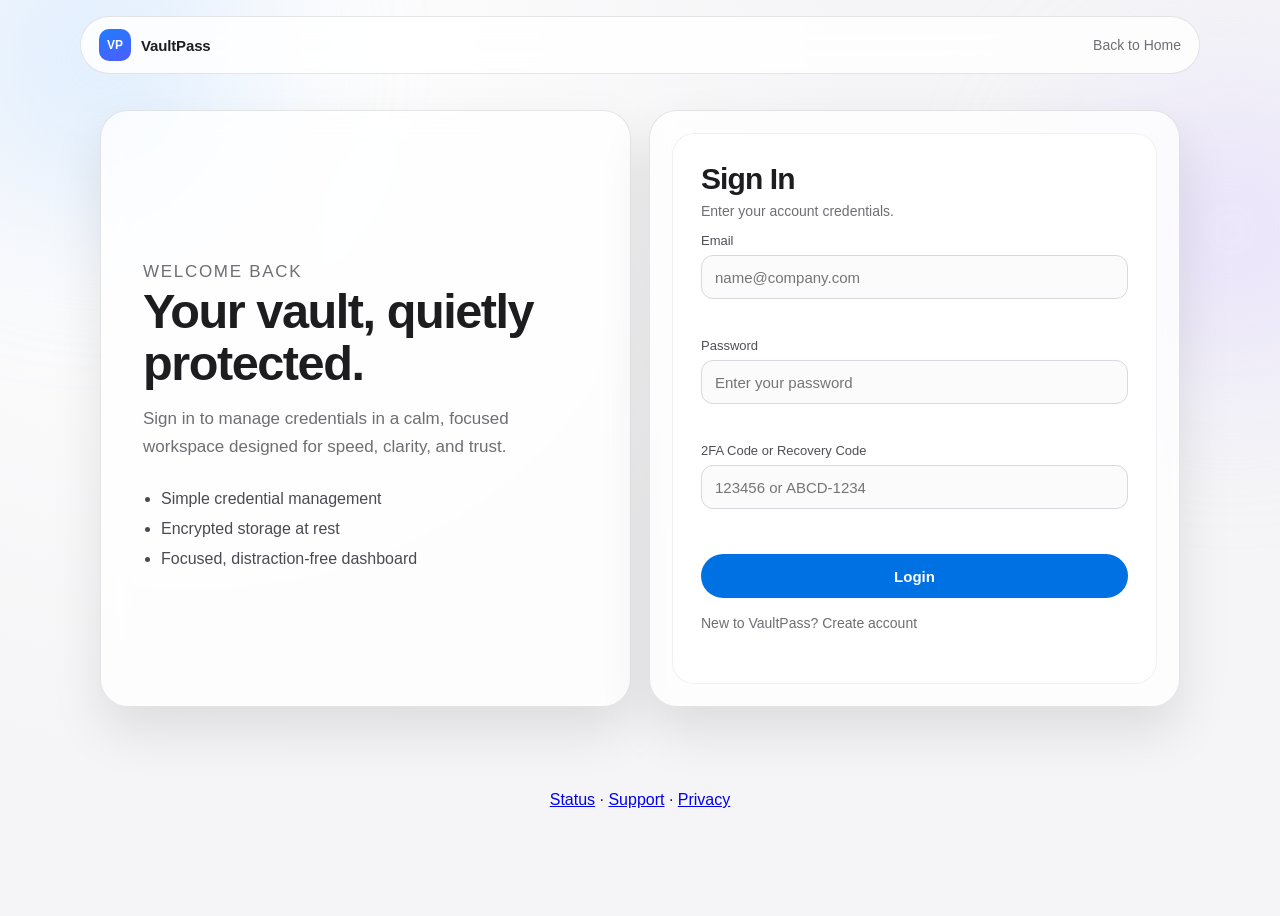
<file: public/pages/login.html>
<!DOCTYPE html>
<html lang="en">
<head>
  <meta charset="UTF-8">
  <meta name="viewport" content="width=device-width, initial-scale=1.0">
  <title>VaultPass Login</title>
  <meta name="theme-color" content="#0071e3">
  <link rel="manifest" href="/manifest.webmanifest">
  <link rel="stylesheet" href="../styles/login-apple.css">
</head>
<body>
  <a class="skip-link" href="#mainContent">Skip to main content</a>
  <div class="bg-orb orb-a"></div>
  <div class="bg-orb orb-b"></div>

  <header class="topbar">
    <a class="brand" href="/">
      <span class="brand-mark">VP</span>
      <span class="brand-text">VaultPass</span>
    </a>
    <a class="home-link" href="/">Back to Home</a>
  </header>

  <main id="mainContent" class="auth-layout">
    <section class="auth-intro">
      <p class="eyebrow">Welcome back</p>
      <h1>Your vault, quietly protected.</h1>
      <p>
        Sign in to manage credentials in a calm, focused workspace designed
        for speed, clarity, and trust.
      </p>
      <ul>
        <li>Simple credential management</li>
        <li>Encrypted storage at rest</li>
        <li>Focused, distraction-free dashboard</li>
      </ul>
    </section>

    <section class="auth-shell">
      <div class="container" id="authContainer">
        <div class="forms">
          <div class="form login">
            <div class="formheader">
              <span class="title">Sign In</span>
              <p class="subtitle">Enter your account credentials.</p>
            </div>
            <form id="loginForm" novalidate>
              <div class="input-field email">
                <label for="log-email">Email</label>
                <input type="email" id="log-email" placeholder="name@company.com" required>
                <label class="log-error-msg-email" id="log-error-email"></label>
              </div>
              <div class="input-field">
                <label for="log-pass">Password</label>
                <input type="password" id="log-pass" class="password" placeholder="Enter your password" required>
                <label class="log-error-msg-password" id="log-error-password"></label>
              </div>
              <div class="input-field" id="login-2fa-field" hidden>
                <label for="log-2fa-token">2FA Code or Recovery Code</label>
                <input type="text" id="log-2fa-token" placeholder="123456 or ABCD-1234" autocomplete="one-time-code">
                <label class="log-error-msg-password" id="log-error-2fa"></label>
              </div>
              <div class="input-field button">
                <input type="submit" id="mainlogin" value="Login">
              </div>
            </form>
            <div class="login-signup">
              <span class="text">New to VaultPass? <a href="#" class="text signup-link">Create account</a></span>
            </div>
          </div>

          <div class="form signup">
            <div class="regTitle">
              <span class="title">Create Account</span>
              <p class="subtitle">Start with a secure account.</p>
              <label class="reg-error-msg" id="reg-error"></label>
            </div>
            <form id="registerForm" novalidate>
              <div class="input-field">
                <label for="reg-name">Full name</label>
                <input type="text" id="reg-name" placeholder="Enter your name" required>
              </div>
              <div class="input-field">
                <label for="reg-email">Email</label>
                <input type="email" id="reg-email" placeholder="name@company.com" required>
              </div>
              <div class="input-field">
                <label for="reg-pass">Password</label>
                <input type="password" id="reg-pass" class="password" placeholder="Create password" required>
              </div>
              <div class="input-field">
                <label for="reg-cpass">Confirm password</label>
                <input type="password" id="reg-cpass" class="password" placeholder="Confirm password" required>
              </div>
              <div class="input-field button">
                <input type="submit" id="Signup" value="Create Account">
              </div>
              <div class="login-signup">
                <span class="text">Already have an account? <a href="#" class="text login-link">Sign in</a></span>
              </div>
            </form>
          </div>
        </div>
      </div>
    </section>
  </main>

  <footer class="footer" style="padding: 24px 0;">
    <p style="text-align: center; margin: 0;">
      <a href="/pages/status.html">Status</a> · <a href="/pages/support.html">Support</a> · <a href="/pages/privacy.html">Privacy</a>
    </p>
  </footer>

  <script src="../script/api.js"></script>
  <script src="../script/main.js"></script>
  <script src="../script/auth.js"></script>
  <script src="../script/pwa-init.js"></script>
</body>
</html>
</file>
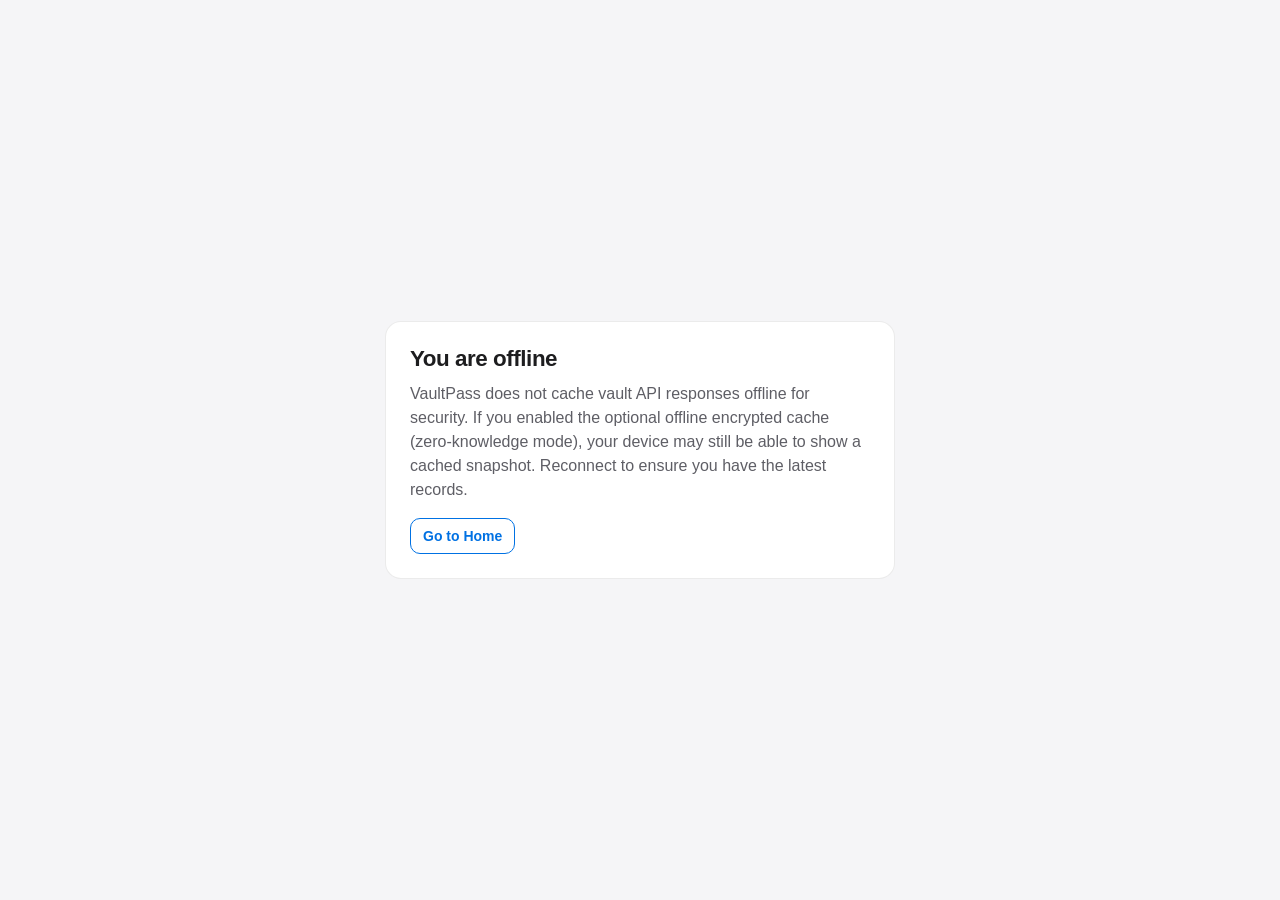
<file: public/pages/offline.html>
<!DOCTYPE html>
<html lang="en">
<head>
  <meta charset="UTF-8">
  <meta name="viewport" content="width=device-width, initial-scale=1.0">
  <title>VaultPass Offline</title>
  <style>
    :root {
      color-scheme: light;
    }
    body {
      margin: 0;
      min-height: 100vh;
      display: grid;
      place-items: center;
      font-family: -apple-system, BlinkMacSystemFont, "SF Pro Text", "Segoe UI", sans-serif;
      background: #f5f5f7;
      color: #1d1d1f;
      padding: 24px;
      box-sizing: border-box;
    }
    main {
      max-width: 460px;
      width: 100%;
      border: 1px solid rgba(0, 0, 0, 0.08);
      border-radius: 16px;
      background: #fff;
      padding: 24px;
    }
    h1 {
      margin: 0 0 10px;
      font-size: 1.4rem;
      letter-spacing: -0.02em;
    }
    p {
      margin: 0 0 16px;
      color: #5e5e65;
      line-height: 1.5;
    }
    a {
      display: inline-block;
      text-decoration: none;
      border: 1px solid #0071e3;
      color: #0071e3;
      border-radius: 10px;
      padding: 9px 12px;
      font-weight: 600;
      font-size: 14px;
    }
  </style>
</head>
<body>
  <main>
    <h1>You are offline</h1>
    <p>
      VaultPass does not cache vault API responses offline for security.
      If you enabled the optional offline encrypted cache (zero-knowledge mode), your device may still be able to show a cached snapshot.
      Reconnect to ensure you have the latest records.
    </p>
    <a href="/">Go to Home</a>
  </main>
</body>
</html>
</file>
<file: extension/popup/popup.css>
:root {
  --bg: #f4f6fb;
  --surface: #ffffff;
  --line: #e4e7ec;
  --text: #101828;
  --muted: #667085;
  --primary: #175cd3;
  --danger: #b42318;
}

* { box-sizing: border-box; }
html, body { margin: 0; padding: 0; }
body {
  width: 380px;
  min-height: 520px;
  font-family: "SF Pro Text", -apple-system, BlinkMacSystemFont, "Segoe UI", sans-serif;
  background: var(--bg);
  color: var(--text);
}

.shell { padding: 12px; display: grid; gap: 10px; }
.head {
  display: flex;
  justify-content: space-between;
  align-items: flex-start;
  gap: 10px;
}
.eyebrow {
  margin: 0;
  font-size: 11px;
  text-transform: uppercase;
  letter-spacing: 0.08em;
  color: var(--muted);
}
h1 {
  margin: 4px 0 0;
  font-size: 20px;
  letter-spacing: -0.02em;
}

.card {
  border: 1px solid var(--line);
  border-radius: 12px;
  background: var(--surface);
  padding: 10px;
  display: grid;
  gap: 8px;
}

.row {
  display: grid;
  grid-template-columns: 1fr auto;
  gap: 8px;
}

label {
  font-size: 12px;
  color: var(--muted);
}

input[type="url"],
input[type="search"],
input[type="number"],
input[type="text"] {
  width: 100%;
  min-height: 40px;
  border: 1px solid var(--line);
  border-radius: 10px;
  padding: 8px 10px;
  font: inherit;
  color: inherit;
  background: #fafbff;
}

.btn {
  min-height: 40px;
  border: 1px solid transparent;
  border-radius: 10px;
  padding: 8px 11px;
  font: inherit;
  font-size: 13px;
  font-weight: 600;
  cursor: pointer;
  background: var(--primary);
  color: #fff;
}
.btn.ghost {
  background: #f2f4f7;
  color: var(--text);
  border-color: var(--line);
}
.btn:focus-visible,
input:focus-visible {
  outline: 2px solid var(--primary);
  outline-offset: 2px;
}

.auth-card {
  grid-template-columns: 1fr auto auto auto;
  align-items: center;
}

.muted { margin: 0; color: var(--muted); font-size: 13px; }
.hint { margin: 0; color: var(--muted); font-size: 12px; }
.error { margin: 0; min-height: 16px; color: var(--danger); font-size: 12px; }
.panel-title {
  margin: 0;
  font-size: 13px;
  font-weight: 700;
  color: #344054;
}

.vault-list {
  max-height: 300px;
  overflow: auto;
  display: grid;
  gap: 8px;
}

.vault-item {
  border: 1px solid var(--line);
  border-radius: 10px;
  background: #fafbff;
  padding: 8px;
  display: grid;
  gap: 6px;
}
.vault-item h2 {
  margin: 0;
  font-size: 14px;
}
.vault-meta {
  margin: 0;
  font-size: 12px;
  color: var(--muted);
  word-break: break-word;
}

.item-actions {
  display: grid;
  grid-template-columns: 1fr 1fr 1fr;
  gap: 6px;
}
.item-actions-note {
  grid-template-columns: 1fr;
}
.item-actions button {
  min-height: 36px;
  border-radius: 8px;
  border: 1px solid var(--line);
  background: #fff;
  color: var(--text);
  font: inherit;
  font-size: 12px;
  font-weight: 600;
  cursor: pointer;
}
.item-actions button:hover {
  border-color: #98a2b3;
}
.item-actions button:disabled {
  opacity: 0.6;
  cursor: not-allowed;
  border-color: var(--line);
  background: #f2f4f7;
}

.checks {
  display: grid;
  grid-template-columns: 1fr 1fr;
  gap: 6px;
}

.checks label {
  display: flex;
  align-items: center;
  gap: 6px;
  min-height: 32px;
  border: 1px solid var(--line);
  border-radius: 8px;
  padding: 4px 8px;
  color: #344054;
  font-size: 12px;
  background: #f8faff;
}
</file>
<file: public/dashboard/dashboard.css>
:root {
  --font: "SF Pro Display", "SF Pro Text", -apple-system, BlinkMacSystemFont, "Segoe UI", sans-serif;
  --bg: #f2f4f7;
  --surface: #ffffff;
  --surface-muted: #f8f9fc;
  --surface-soft: #eef1f7;
  --text: #101828;
  --muted: #667085;
  --line: #e4e7ec;
  --primary: #175cd3;
  --primary-hover: #1849a9;
  --danger: #b42318;
  --success: #067647;
  --warning: #b54708;
  --radius-sm: 10px;
  --radius-md: 14px;
  --radius-lg: 18px;
  --radius-xl: 24px;
  --shadow: 0 18px 40px rgba(16, 24, 40, 0.08);
}

:root[data-theme="dark"] {
  --bg: #0b0f15;
  --surface: #111827;
  --surface-muted: #151e2d;
  --surface-soft: #1a2435;
  --text: #e5e7eb;
  --muted: #98a2b3;
  --line: #293447;
  --primary: #4d8dff;
  --primary-hover: #79a8ff;
  --danger: #f97066;
  --success: #32d583;
  --warning: #fdb022;
  --shadow: 0 18px 40px rgba(0, 0, 0, 0.35);
}

* { box-sizing: border-box; }
html, body { margin: 0; padding: 0; }
body {
  font-family: var(--font);
  background: radial-gradient(circle at 0% 0%, rgba(77, 141, 255, 0.08), transparent 34%), var(--bg);
  color: var(--text);
  min-height: 100vh;
}

.sr-only {
  position: absolute;
  width: 1px;
  height: 1px;
  padding: 0;
  margin: -1px;
  overflow: hidden;
  clip: rect(0, 0, 0, 0);
  border: 0;
}

.skip-link {
  position: absolute;
  top: -44px;
  left: 12px;
  z-index: 100;
  background: var(--surface);
  color: var(--text);
  border: 1px solid var(--line);
  border-radius: var(--radius-sm);
  text-decoration: none;
  padding: 10px 12px;
  font-size: 13px;
}
.skip-link:focus { top: 12px; }

.app-layout {
  min-height: 100vh;
  display: grid;
  grid-template-columns: 280px 1fr;
}

.sidebar {
  background: var(--surface);
  border-right: 1px solid var(--line);
  padding: 24px 18px;
  display: flex;
  flex-direction: column;
  gap: 22px;
  position: sticky;
  top: 0;
  height: 100vh;
}

.brand {
  display: flex;
  align-items: center;
  gap: 10px;
  text-decoration: none;
  color: inherit;
}
.brand-mark {
  width: 34px;
  height: 34px;
  border-radius: 11px;
  display: grid;
  place-items: center;
  color: white;
  font-size: 12px;
  font-weight: 700;
  background: linear-gradient(140deg, #155eef, #2e90fa);
}
.brand-text {
  font-size: 16px;
  font-weight: 650;
  letter-spacing: -0.01em;
}

.sidebar-nav {
  display: grid;
  gap: 8px;
}

.nav-item {
  appearance: none;
  border: 1px solid transparent;
  text-align: left;
  padding: 10px 12px;
  border-radius: 10px;
  color: var(--muted);
  background: transparent;
  font: inherit;
  font-size: 14px;
  min-height: 44px;
  text-decoration: none;
  cursor: pointer;
}

.nav-item:hover,
.nav-item.is-active {
  background: var(--surface-soft);
  border-color: var(--line);
  color: var(--text);
}

.sidebar-footer {
  margin-top: auto;
  display: grid;
  gap: 10px;
}

.dashboard-shell {
  padding: 20px 24px;
  display: grid;
  gap: 16px;
  align-content: start;
}

.headline-panel,
.health-panel,
.shared-vaults-panel,
.filters-panel,
.table-card {
  border: 1px solid var(--line);
  border-radius: var(--radius-lg);
  background: var(--surface);
  box-shadow: var(--shadow);
}

.network-banner {
  margin: 0 0 14px;
  border: 1px solid var(--line);
  border-radius: var(--radius-lg);
  background: var(--surface);
  box-shadow: var(--shadow);
  padding: 12px 14px;
  display: flex;
  align-items: center;
  justify-content: space-between;
  gap: 12px;
}

.network-banner-text {
  margin: 0;
  font-size: 13px;
  color: var(--muted);
}

.headline-panel {
  padding: 20px;
  display: flex;
  justify-content: space-between;
  gap: 16px;
  align-items: center;
  flex-wrap: wrap;
}

.eyebrow {
  margin: 0;
  text-transform: uppercase;
  letter-spacing: 0.08em;
  font-size: 12px;
  color: var(--muted);
}
h1 {
  margin: 8px 0 0;
  font-size: clamp(1.7rem, 2.7vw, 2.5rem);
  letter-spacing: -0.03em;
  line-height: 1.08;
}

.header-actions {
  display: flex;
  align-items: center;
  gap: 10px;
  flex-wrap: wrap;
}

#searchInput,
.filters-panel select,
.vault-modal input,
.vault-modal select,
.vault-modal textarea,
.backup-block select {
  border: 1px solid var(--line);
  border-radius: 10px;
  background: var(--surface-muted);
  color: var(--text);
  font: inherit;
}

#searchInput {
  width: min(420px, 92vw);
  min-height: 44px;
  padding: 10px 12px;
}

.filters-panel {
  padding: 14px;
  display: grid;
  grid-template-columns: repeat(3, minmax(0, 1fr));
  gap: 10px;
}

.filters-panel select {
  min-height: 44px;
  padding: 9px 10px;
}

.health-panel {
  padding: 14px;
  display: grid;
  grid-template-columns: repeat(4, minmax(0, 1fr));
  gap: 12px;
}

.health-card {
  appearance: none;
  text-align: left;
  width: 100%;
  cursor: pointer;
  font: inherit;
  border: 1px solid var(--line);
  border-radius: 12px;
  background: var(--surface-muted);
  padding: 12px;
}
.health-card:hover {
  border-color: rgba(64, 92, 240, 0.45);
}
.health-card[aria-pressed="true"] {
  border-color: rgba(64, 92, 240, 0.75);
  box-shadow: 0 0 0 3px rgba(64, 92, 240, 0.12);
}
.health-card:focus-visible {
  outline: 3px solid rgba(64, 92, 240, 0.35);
  outline-offset: 2px;
}
.health-label {
  margin: 0;
  color: var(--muted);
  text-transform: uppercase;
  font-size: 11px;
  letter-spacing: 0.08em;
}
.health-value {
  margin: 10px 0 0;
  font-size: 30px;
  font-weight: 700;
  letter-spacing: -0.03em;
}
.health-value.is-weak { color: var(--danger); }
.health-value.is-warning { color: var(--warning); }
.health-value.is-old { color: var(--primary); }

.health-filter-banner {
  margin: 0 14px 14px;
  border: 1px solid var(--line);
  border-radius: 12px;
  background: var(--surface);
  padding: 10px 12px;
  display: flex;
  align-items: center;
  justify-content: space-between;
  gap: 10px;
}

.health-filter-text {
  margin: 0;
  font-size: 13px;
  color: var(--muted);
}

.health-insights {
  margin: 0 14px 14px;
  border: 1px solid var(--line);
  border-radius: 14px;
  background: var(--surface);
  padding: 12px;
  display: grid;
  gap: 12px;
}

.health-insights-head h2 {
  margin: 0;
  font-size: 16px;
  letter-spacing: -0.02em;
}

.health-insights-body {
  display: grid;
  gap: 10px;
}

.health-insight-row {
  border: 1px solid var(--line);
  border-radius: 12px;
  background: var(--surface-muted);
  padding: 10px;
  display: grid;
  gap: 8px;
}

.health-insight-title {
  display: flex;
  flex-wrap: wrap;
  align-items: baseline;
  justify-content: space-between;
  gap: 8px;
}

.health-insight-title strong {
  font-size: 13px;
}

.health-insight-meta {
  margin: 0;
  color: var(--muted);
  font-size: 12px;
}

.health-insight-actions {
  display: flex;
  flex-wrap: wrap;
  gap: 8px;
}

.health-insight-actions .btn {
  min-height: 40px;
}

.health-insight-sites {
  display: flex;
  flex-wrap: wrap;
  gap: 6px;
}

.health-site-pill {
  border: 1px solid var(--line);
  background: var(--surface);
  border-radius: 999px;
  padding: 4px 8px;
  font-size: 12px;
  color: var(--muted);
}

.shared-vaults-panel {
  padding: 14px;
  display: grid;
  gap: 10px;
}

.shared-vaults-header {
  display: flex;
  align-items: flex-end;
  justify-content: space-between;
  gap: 10px;
  flex-wrap: wrap;
}

.shared-vaults-header h2 {
  margin: 8px 0 0;
  font-size: 22px;
  letter-spacing: -0.02em;
}

.shared-vaults-form {
  display: flex;
  align-items: center;
  gap: 8px;
  flex-wrap: wrap;
}

.shared-vaults-form input {
  min-height: 44px;
  min-width: min(320px, 70vw);
  padding: 10px 12px;
  border: 1px solid var(--line);
  border-radius: 10px;
  background: var(--surface-muted);
  color: var(--text);
  font: inherit;
}

.shared-vaults-list {
  display: grid;
  gap: 8px;
}

.shared-vault-subpanel {
  border-top: 1px solid var(--line);
  padding-top: 10px;
  display: grid;
  gap: 8px;
}

.shared-vault-subpanel h3 {
  margin: 0;
}

.shared-vault-manage-controls {
  display: flex;
  gap: 8px;
  flex-wrap: wrap;
}

.shared-vault-manage-controls select,
.shared-vaults-form select {
  min-height: 44px;
  border: 1px solid var(--line);
  border-radius: 10px;
  background: var(--surface-muted);
  color: var(--text);
  font: inherit;
  padding: 10px 12px;
}

.shared-vault-actions {
  display: flex;
  gap: 8px;
  flex-wrap: wrap;
}

.shared-vault-row {
  border: 1px solid var(--line);
  border-radius: 12px;
  background: var(--surface-muted);
  padding: 10px 12px;
  display: flex;
  align-items: center;
  justify-content: space-between;
  gap: 10px;
  flex-wrap: wrap;
}

.shared-vault-name {
  margin: 0;
  font-weight: 600;
}

.shared-vault-meta {
  margin: 4px 0 0;
  color: var(--muted);
  font-size: 12px;
}

.status-pill {
  display: inline-block;
  border-radius: 999px;
  padding: 1px 8px;
  border: 1px solid var(--line);
  font-size: 11px;
  text-transform: uppercase;
  letter-spacing: 0.05em;
  font-weight: 700;
}

.status-pill.is-pending {
  color: var(--warning);
  border-color: color-mix(in srgb, var(--warning) 55%, var(--line));
  background: color-mix(in srgb, var(--warning) 12%, var(--surface));
}

.status-pill.is-approved,
.status-pill.is-enabled {
  color: var(--success);
  border-color: color-mix(in srgb, var(--success) 55%, var(--line));
  background: color-mix(in srgb, var(--success) 12%, var(--surface));
}

.status-pill.is-denied,
.status-pill.is-disabled {
  color: var(--danger);
  border-color: color-mix(in srgb, var(--danger) 55%, var(--line));
  background: color-mix(in srgb, var(--danger) 12%, var(--surface));
}

.table-card {
  overflow: hidden;
  min-height: 280px;
}

table {
  width: 100%;
  border-collapse: collapse;
}
thead {
  background: var(--surface-muted);
}
th, td {
  text-align: left;
  padding: 12px 14px;
  border-bottom: 1px solid var(--line);
  vertical-align: top;
}
th {
  color: var(--muted);
  text-transform: uppercase;
  letter-spacing: 0.07em;
  font-size: 11px;
}
td {
  font-size: 14px;
}

td.actions {
  display: flex;
  flex-wrap: wrap;
  gap: 8px;
}

td.actions button,
.card-actions button,
.btn,
button {
  min-height: 44px;
  border-radius: 10px;
  padding: 9px 12px;
  border: 1px solid transparent;
  font: inherit;
  font-size: 13px;
  font-weight: 600;
  cursor: pointer;
}

.btn-primary,
td.actions button[data-action="edit"],
.card-actions button[data-action="edit"] {
  background: var(--primary);
  color: #fff;
}
.btn-primary:hover,
td.actions button[data-action="edit"]:hover,
.card-actions button[data-action="edit"]:hover {
  background: var(--primary-hover);
}

.btn-ghost,
.action-secondary {
  background: var(--surface-muted);
  border-color: var(--line);
  color: var(--text);
}
.btn-ghost.danger,
.action-danger {
  color: var(--danger);
  border-color: color-mix(in srgb, var(--danger) 40%, var(--line));
  background: color-mix(in srgb, var(--danger) 12%, var(--surface));
}
.action-neutral {
  background: color-mix(in srgb, var(--primary) 14%, var(--surface));
  color: var(--primary);
  border-color: color-mix(in srgb, var(--primary) 35%, var(--line));
}

.favorite-cell { width: 56px; }
.favorite-btn {
  width: 44px;
  min-width: 44px;
  min-height: 44px;
  border-radius: 10px;
  background: var(--surface-muted);
  border: 1px solid var(--line);
  color: var(--muted);
  font-size: 16px;
}
.favorite-btn.is-favorite {
  color: #cc9200;
  background: #fff7dd;
  border-color: #f4d38a;
}
:root[data-theme="dark"] .favorite-btn.is-favorite {
  background: #2b2414;
  border-color: #6f5d2f;
}

.tag-pill {
  display: inline-block;
  margin: 0 6px 6px 0;
  font-size: 11px;
  border-radius: 999px;
  padding: 2px 8px;
  border: 1px solid color-mix(in srgb, var(--primary) 40%, var(--line));
  color: var(--primary);
  background: color-mix(in srgb, var(--primary) 11%, var(--surface));
}

.empty-state {
  display: none;
  margin: 0;
  padding: 18px;
  color: var(--muted);
}

.vault-cards { display: none; }
.vault-card {
  border-bottom: 1px solid var(--line);
  padding: 14px;
}
.vault-card h3 { margin: 0; font-size: 17px; }
.vault-card dl { margin: 12px 0 0; display: grid; gap: 10px; }
.vault-card dt { font-size: 11px; color: var(--muted); text-transform: uppercase; letter-spacing: 0.07em; }
.vault-card dd { margin: 4px 0 0; word-break: break-word; }
.card-actions { margin-top: 10px; display: grid; grid-template-columns: repeat(2, minmax(0, 1fr)); gap: 8px; }

.vault-modal {
  border: 1px solid var(--line);
  background: var(--surface);
  color: var(--text);
  border-radius: var(--radius-lg);
  width: min(660px, 94vw);
  padding: 0;
  box-shadow: var(--shadow);
}
.vault-modal::backdrop {
  background: rgba(0, 0, 0, 0.45);
  backdrop-filter: blur(2px);
}
.vault-modal form {
  padding: 18px;
  display: grid;
  gap: 10px;
}
.vault-modal h2 {
  margin: 0;
  font-size: 28px;
  letter-spacing: -0.03em;
}
.vault-modal label { font-size: 13px; color: var(--muted); }
.vault-modal input,
.vault-modal select,
.vault-modal textarea,
.backup-block select {
  width: 100%;
  padding: 10px 11px;
  min-height: 44px;
}
.vault-modal textarea { resize: vertical; }

.vault-modal menu {
  margin: 8px 0 0;
  padding: 0;
  display: flex;
  justify-content: flex-end;
  gap: 8px;
}
.form-error {
  margin: 0;
  min-height: 18px;
  color: var(--danger);
  font-size: 13px;
}

.password-health { display: grid; gap: 8px; }
.strength-line {
  display: flex;
  justify-content: space-between;
  align-items: center;
  gap: 8px;
  color: var(--muted);
  font-size: 13px;
}
.strength-meter {
  height: 8px;
  border-radius: 999px;
  background: var(--surface-soft);
  overflow: hidden;
}
.strength-meter span {
  display: block;
  height: 100%;
  width: 0;
  background: #98a2b3;
  transition: width 160ms ease;
}

.generator-panel {
  border: 1px solid var(--line);
  border-radius: 10px;
  padding: 8px 10px;
  background: var(--surface-muted);
}
.generator-panel summary { cursor: pointer; font-size: 13px; font-weight: 600; }
.generator-grid {
  margin-top: 10px;
  display: grid;
  grid-template-columns: 1fr auto;
  gap: 8px 10px;
  align-items: center;
}
.generator-grid .generator-option { grid-column: 1 / -1; display: flex; align-items: center; gap: 8px; }
.favorite-toggle-input { display: flex; align-items: center; gap: 8px; }
.favorite-toggle-input input[type="checkbox"] { width: 16px; height: 16px; min-height: 16px; }

.structured-field-group {
  border: 1px solid var(--line);
  border-radius: 14px;
  padding: 12px;
  background: var(--surface-muted);
  display: grid;
  gap: 10px;
}

.structured-field-group h3 { margin: 0; font-size: 14px; letter-spacing: -0.01em; }

.structured-grid {
  display: grid;
  grid-template-columns: 1fr;
  gap: 8px;
}

.structured-help { margin: 0; font-size: 12px; color: var(--muted); }

@media (min-width: 720px) {
  .structured-grid {
    grid-template-columns: 1fr 1fr;
    column-gap: 10px;
  }
}

.history-item-label,
.session-entry-meta,
.event-meta { margin: 0; color: var(--muted); font-size: 13px; }

.history-list,
.sessions-list {
  display: grid;
  gap: 10px;
  max-height: min(58vh, 520px);
  overflow: auto;
  padding-right: 4px;
}
.history-entry,
.session-entry,
.backup-block,
.twofa-panel,
.offline-cache-panel,
.events-panel,
.event-item {
  border: 1px solid var(--line);
  border-radius: 12px;
  background: var(--surface-muted);
  padding: 12px;
}
.history-entry-head,
.session-entry-head,
.events-header,
.twofa-header {
  display: flex;
  justify-content: space-between;
  align-items: center;
  gap: 10px;
}
.history-entry-time,
.history-entry-source,
.history-entry-meta,
.event-title,
.session-entry-title { margin: 0; }
.history-entry-source {
  font-size: 11px;
  text-transform: uppercase;
  letter-spacing: 0.08em;
  color: var(--muted);
}
.session-status {
  border-radius: 999px;
  border: 1px solid var(--line);
  padding: 2px 8px;
  font-size: 11px;
}
.session-status.is-current { color: var(--primary); }
.session-status.is-active { color: var(--success); }
.session-status.is-revoked { color: var(--danger); }
.twofa-actions { display: flex; gap: 8px; }
.toggle-row {
  display: inline-flex;
  align-items: center;
  gap: 8px;
  min-height: 44px;
  padding: 0 10px;
  border: 1px solid var(--line);
  border-radius: 999px;
  background: var(--surface-soft);
  font-size: 12px;
  color: var(--muted);
}
.toggle-row input {
  width: 16px;
  height: 16px;
}
.twofa-setup-panel { display: grid; gap: 8px; }
.twofa-secret {
  display: block;
  word-break: break-word;
  border: 1px solid var(--line);
  background: var(--surface-soft);
  border-radius: 10px;
  padding: 8px;
}
.twofa-recovery-codes {
  display: grid;
  grid-template-columns: repeat(2, minmax(0, 1fr));
  gap: 6px;
}
.twofa-recovery-codes code {
  border: 1px solid var(--line);
  border-radius: 8px;
  background: var(--surface);
  padding: 6px 8px;
  font-size: 12px;
}

.backup-block h3,
.events-header h3 { margin: 0; }
.csv-mapping {
  display: grid;
  grid-template-columns: 1fr 1fr;
  gap: 8px 10px;
}
.csv-actions { display: flex; gap: 8px; }

.toast-region {
  position: fixed;
  left: 50%;
  bottom: 16px;
  transform: translate(-50%, 16px);
  min-width: 240px;
  max-width: min(92vw, 520px);
  border-radius: 10px;
  border: 1px solid var(--line);
  padding: 10px 14px;
  font-size: 13px;
  font-weight: 600;
  opacity: 0;
  pointer-events: none;
  z-index: 40;
  transition: opacity 180ms ease, transform 180ms ease;
}
.toast-region.is-visible { opacity: 1; transform: translate(-50%, 0); }
.toast-region.is-success {
  background: color-mix(in srgb, var(--success) 12%, var(--surface));
  border-color: color-mix(in srgb, var(--success) 45%, var(--line));
  color: var(--success);
}
.toast-region.is-error {
  background: color-mix(in srgb, var(--danger) 12%, var(--surface));
  border-color: color-mix(in srgb, var(--danger) 45%, var(--line));
  color: var(--danger);
}

input:focus-visible,
textarea:focus-visible,
select:focus-visible,
button:focus-visible,
.btn:focus-visible {
  outline: 2px solid var(--primary);
  outline-offset: 2px;
}

@media (max-width: 1100px) {
  .health-panel { grid-template-columns: repeat(2, minmax(0, 1fr)); }
}

@media (max-width: 920px) {
  .app-layout { grid-template-columns: 1fr; }
  .sidebar {
    position: static;
    height: auto;
    border-right: 0;
    border-bottom: 1px solid var(--line);
    padding: 12px;
    gap: 12px;
  }
  .sidebar-nav {
    grid-template-columns: repeat(3, minmax(0, 1fr));
  }
  .sidebar-footer {
    margin-top: 0;
    grid-template-columns: 1fr 1fr;
  }
  table { display: none; }
  .vault-cards { display: block; }
}

@media (max-width: 680px) {
  .dashboard-shell { padding: 10px; }
  .headline-panel,
  .health-panel,
  .shared-vaults-panel,
  .filters-panel,
  .table-card { border-radius: 14px; }
  .headline-panel { padding: 14px; }
  .header-actions { width: 100%; display: grid; }
  #searchInput,
  #addItemBtn { width: 100%; }
  .health-panel,
  .shared-vaults-form,
  .filters-panel,
  .csv-mapping,
  .csv-actions,
  .card-actions,
  .twofa-actions {
    grid-template-columns: 1fr;
    display: grid;
  }
  .shared-vaults-form input {
    min-width: 0;
    width: 100%;
  }
  .shared-vault-manage-controls {
    display: grid;
    grid-template-columns: 1fr;
  }
  .vault-modal {
    width: 100vw;
    max-width: none;
    margin: 0;
    border-radius: 18px 18px 0 0;
    border-left: 0;
    border-right: 0;
    border-bottom: 0;
    position: fixed;
    left: 0;
    right: 0;
    bottom: 0;
    top: auto;
    max-height: min(86vh, 760px);
    overflow: hidden;
  }
  .vault-modal form {
    padding: 14px;
    max-height: min(86vh, 760px);
    overflow: auto;
    -webkit-overflow-scrolling: touch;
  }
  .vault-modal menu { display: grid; grid-template-columns: 1fr 1fr; }
  .history-entry-head,
  .session-entry-head,
  .events-header,
  .twofa-header { flex-direction: column; align-items: flex-start; }
  .twofa-recovery-codes { grid-template-columns: 1fr; }
  .toast-region {
    left: 10px;
    right: 10px;
    bottom: 10px;
    min-width: 0;
    max-width: none;
    transform: translateY(16px);
  }
  .toast-region.is-visible { transform: translateY(0); }
}

@media (prefers-reduced-motion: reduce) {
  *, *::before, *::after {
    animation: none !important;
    transition: none !important;
    scroll-behavior: auto !important;
  }
}
</file>
<file: public/styles/login-apple.css>
:root {
  --bg: #f5f5f7;
  --text: #1d1d1f;
  --muted: #6e6e73;
  --line: rgba(0, 0, 0, 0.1);
  --surface: rgba(255, 255, 255, 0.76);
  --surface-solid: #ffffff;
  --primary: #0071e3;
  --primary-hover: #0077ed;
  --danger: #b42318;
  --radius-lg: 18px;
  --radius-xl: 28px;
  --shadow-soft: 0 24px 52px rgba(0, 0, 0, 0.1);
}

* {
  box-sizing: border-box;
}

html,
body {
  margin: 0;
  padding: 0;
}

body {
  font-family: "SF Pro Display", "SF Pro Text", -apple-system, BlinkMacSystemFont, "Helvetica Neue", sans-serif;
  background: radial-gradient(circle at 15% 12%, #ffffff 0%, #f5f5f7 48%), var(--bg);
  color: var(--text);
  min-height: 100vh;
  overflow-x: hidden;
}

.skip-link {
  position: absolute;
  left: 12px;
  top: -44px;
  z-index: 100;
  background: #fff;
  color: #1d1d1f;
  border: 1px solid rgba(0, 0, 0, 0.18);
  border-radius: 10px;
  padding: 10px 12px;
  text-decoration: none;
  font-size: 13px;
  font-weight: 600;
}

.skip-link:focus {
  top: 12px;
}

.bg-orb {
  position: fixed;
  border-radius: 999px;
  filter: blur(88px);
  z-index: -1;
  opacity: 0.5;
}

.orb-a {
  width: 300px;
  height: 300px;
  background: #bfdcff;
  top: -90px;
  left: -50px;
}

.orb-b {
  width: 280px;
  height: 280px;
  background: #dbceff;
  right: -90px;
  top: 90px;
}

.topbar {
  position: sticky;
  top: 0;
  z-index: 10;
  max-width: 1120px;
  margin: 16px auto 0;
  padding: 12px 18px;
  border: 1px solid var(--line);
  border-radius: 999px;
  background: rgba(255, 255, 255, 0.82);
  backdrop-filter: blur(14px);
  display: flex;
  align-items: center;
  justify-content: space-between;
}

.brand {
  display: flex;
  align-items: center;
  gap: 10px;
  text-decoration: none;
  color: inherit;
}

.brand-mark {
  width: 32px;
  height: 32px;
  border-radius: 10px;
  display: grid;
  place-items: center;
  font-size: 12px;
  font-weight: 700;
  color: #fff;
  background: linear-gradient(160deg, #1f7cff, #4f5dff);
}

.brand-text {
  font-size: 15px;
  font-weight: 600;
  letter-spacing: -0.01em;
}

.home-link {
  text-decoration: none;
  color: var(--muted);
  font-size: 14px;
  font-weight: 500;
}

.home-link:hover {
  color: var(--text);
}

.auth-layout {
  max-width: 1120px;
  margin: 24px auto 0;
  padding: 12px 20px 60px;
  display: grid;
  grid-template-columns: 1fr 1fr;
  gap: 18px;
  align-items: stretch;
}

.auth-intro,
.auth-shell {
  border: 1px solid var(--line);
  border-radius: var(--radius-xl);
  background: var(--surface);
  backdrop-filter: blur(12px);
  box-shadow: var(--shadow-soft);
  content-visibility: auto;
  contain-intrinsic-size: 520px;
}

.auth-intro {
  padding: 42px;
  display: flex;
  flex-direction: column;
  justify-content: center;
}

.eyebrow {
  margin: 0 0 10px;
  font-size: 12px;
  text-transform: uppercase;
  letter-spacing: 0.1em;
  color: #626269;
}

h1 {
  margin: 0;
  font-size: clamp(2rem, 3.8vw, 3.1rem);
  line-height: 1.06;
  letter-spacing: -0.03em;
}

.auth-intro p {
  margin: 16px 0 0;
  color: var(--muted);
  font-size: 17px;
  line-height: 1.65;
}

.auth-intro ul {
  margin: 22px 0 0;
  padding-left: 18px;
  color: #4a4a52;
  line-height: 1.9;
}

.auth-shell {
  padding: 22px;
}

.container {
  max-width: 100%;
  width: 100%;
  border: 1px solid rgba(0, 0, 0, 0.06);
  border-radius: 22px;
  background: var(--surface-solid);
  box-shadow: inset 0 1px 0 rgba(255, 255, 255, 0.65);
  overflow: hidden;
}

.container .forms {
  display: flex;
  width: 200%;
  transition: transform 260ms ease;
}

.container.active .forms {
  transform: translateX(-50%);
}

.container .form {
  width: 50%;
  padding: 28px;
}

.formheader,
.regTitle {
  margin-bottom: 14px;
}

.title {
  display: block;
  font-size: 30px;
  line-height: 1.1;
  letter-spacing: -0.03em;
  font-weight: 600;
}

.subtitle {
  margin: 8px 0 0;
  color: var(--muted);
  font-size: 14px;
}

.input-field {
  margin-top: 14px;
  display: flex;
  flex-direction: column;
  gap: 7px;
}

.input-field label {
  font-size: 13px;
  color: #4f4f56;
}

.input-field input {
  width: 100%;
  border: 1px solid #d8d8de;
  border-radius: 12px;
  padding: 12px 13px;
  min-height: 44px;
  font: inherit;
  font-size: 15px;
  color: var(--text);
  background: #fbfbfc;
  transition: border-color 160ms ease, box-shadow 160ms ease;
}

.input-field input:focus {
  outline: none;
  border-color: #9fc8ff;
  box-shadow: 0 0 0 4px rgba(0, 113, 227, 0.12);
}

.input-field.button {
  margin-top: 20px;
}

.input-field.button input {
  background: var(--primary);
  color: #fff;
  border: 0;
  border-radius: 999px;
  font-weight: 600;
  cursor: pointer;
  min-height: 44px;
}

.input-field.button input:hover {
  background: var(--primary-hover);
}

.login-signup {
  margin-top: 16px;
}

.login-signup .text {
  font-size: 14px;
  color: var(--muted);
}

.login-signup a {
  color: var(--primary);
  text-decoration: none;
  font-weight: 500;
}

.login-signup a:hover {
  text-decoration: underline;
}

.log-error-msg-email,
.log-error-msg-password,
.reg-error-msg {
  min-height: 18px;
  font-size: 13px;
  color: var(--danger);
  display: block;
}

@media (max-width: 980px) {
  .auth-layout {
    grid-template-columns: 1fr;
  }

  .auth-intro {
    padding: 30px;
  }
}

@media (max-width: 640px) {
  .topbar {
    border-radius: 16px;
    margin: 10px 10px 0;
  }

  .auth-layout {
    padding: 8px 10px 40px;
    margin-top: 12px;
  }

  .auth-intro,
  .auth-shell {
    border-radius: 20px;
  }

  .container .form {
    padding: 22px;
  }

  .title {
    font-size: 26px;
  }

  .bg-orb {
    opacity: 0.25;
    filter: blur(60px);
  }
}

@media (prefers-reduced-motion: reduce) {
  *,
  *::before,
  *::after {
    animation: none !important;
    transition: none !important;
    scroll-behavior: auto !important;
  }
}
</file>
